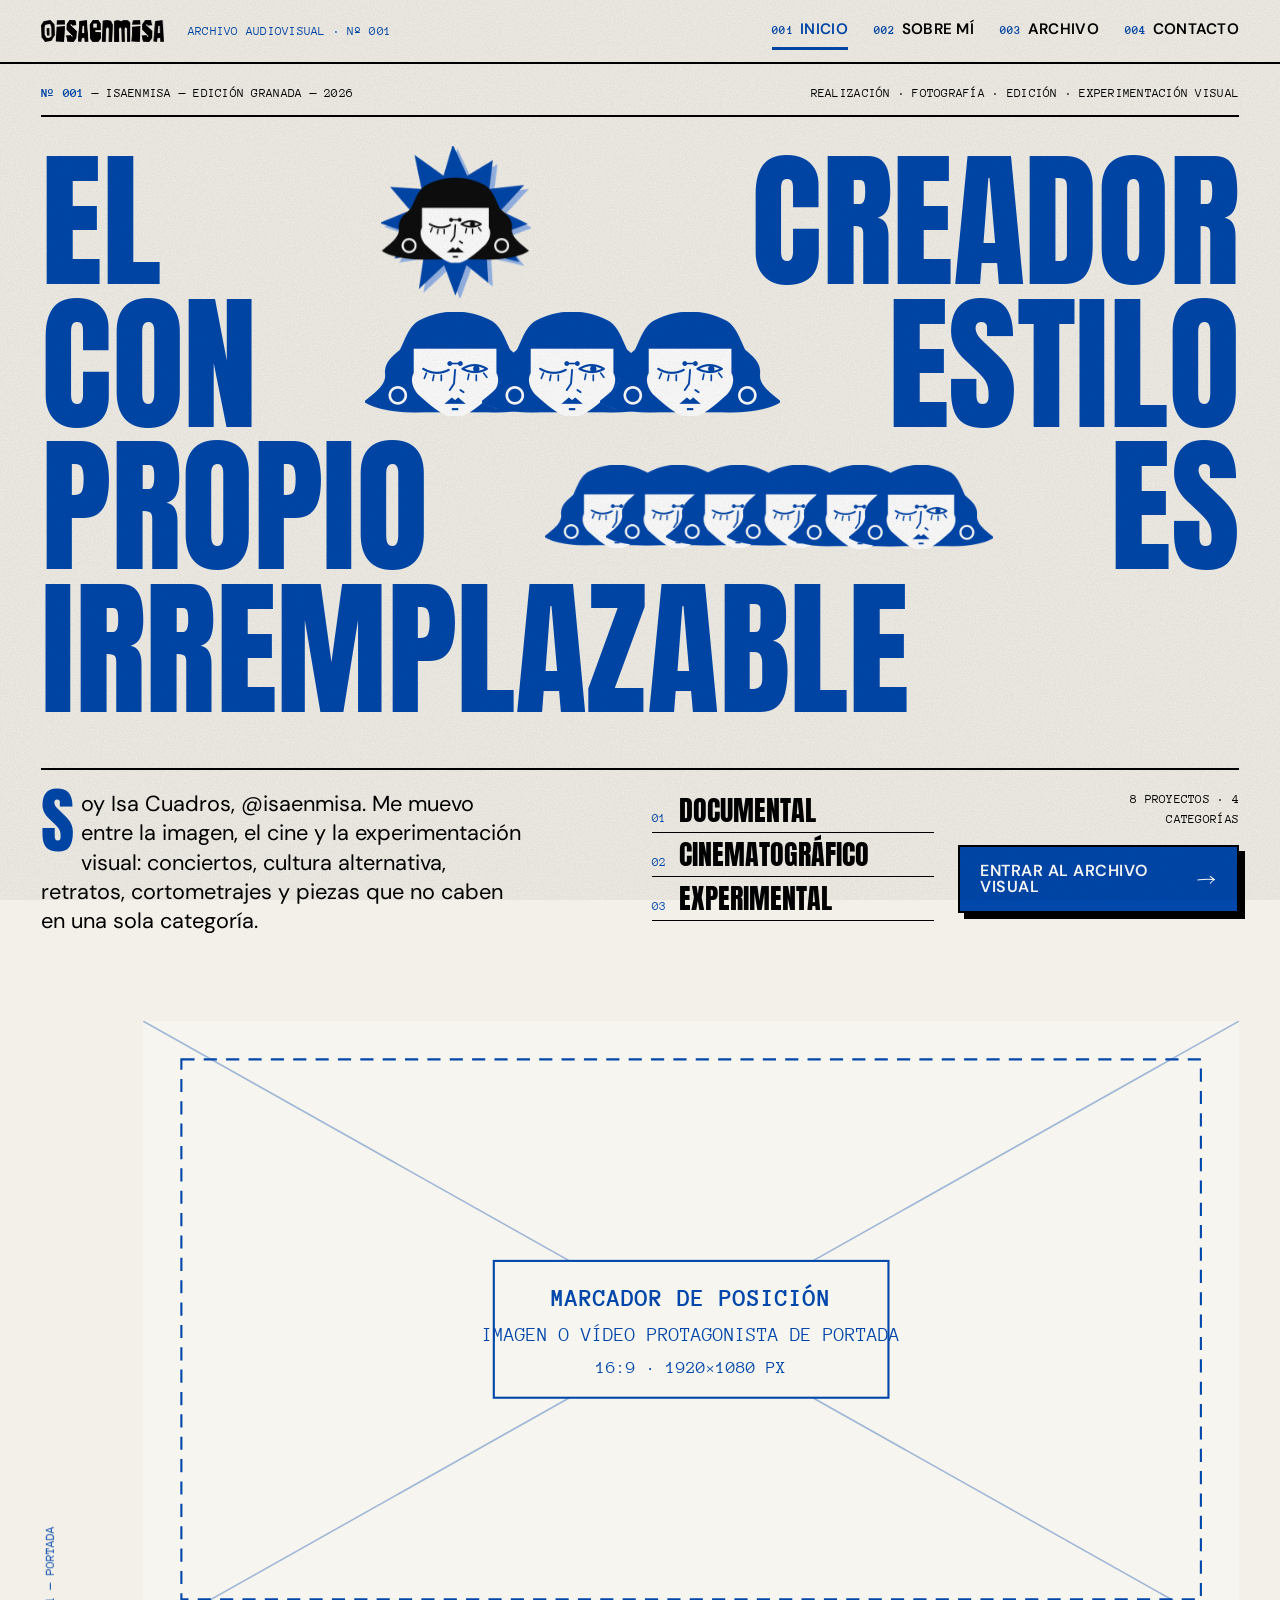
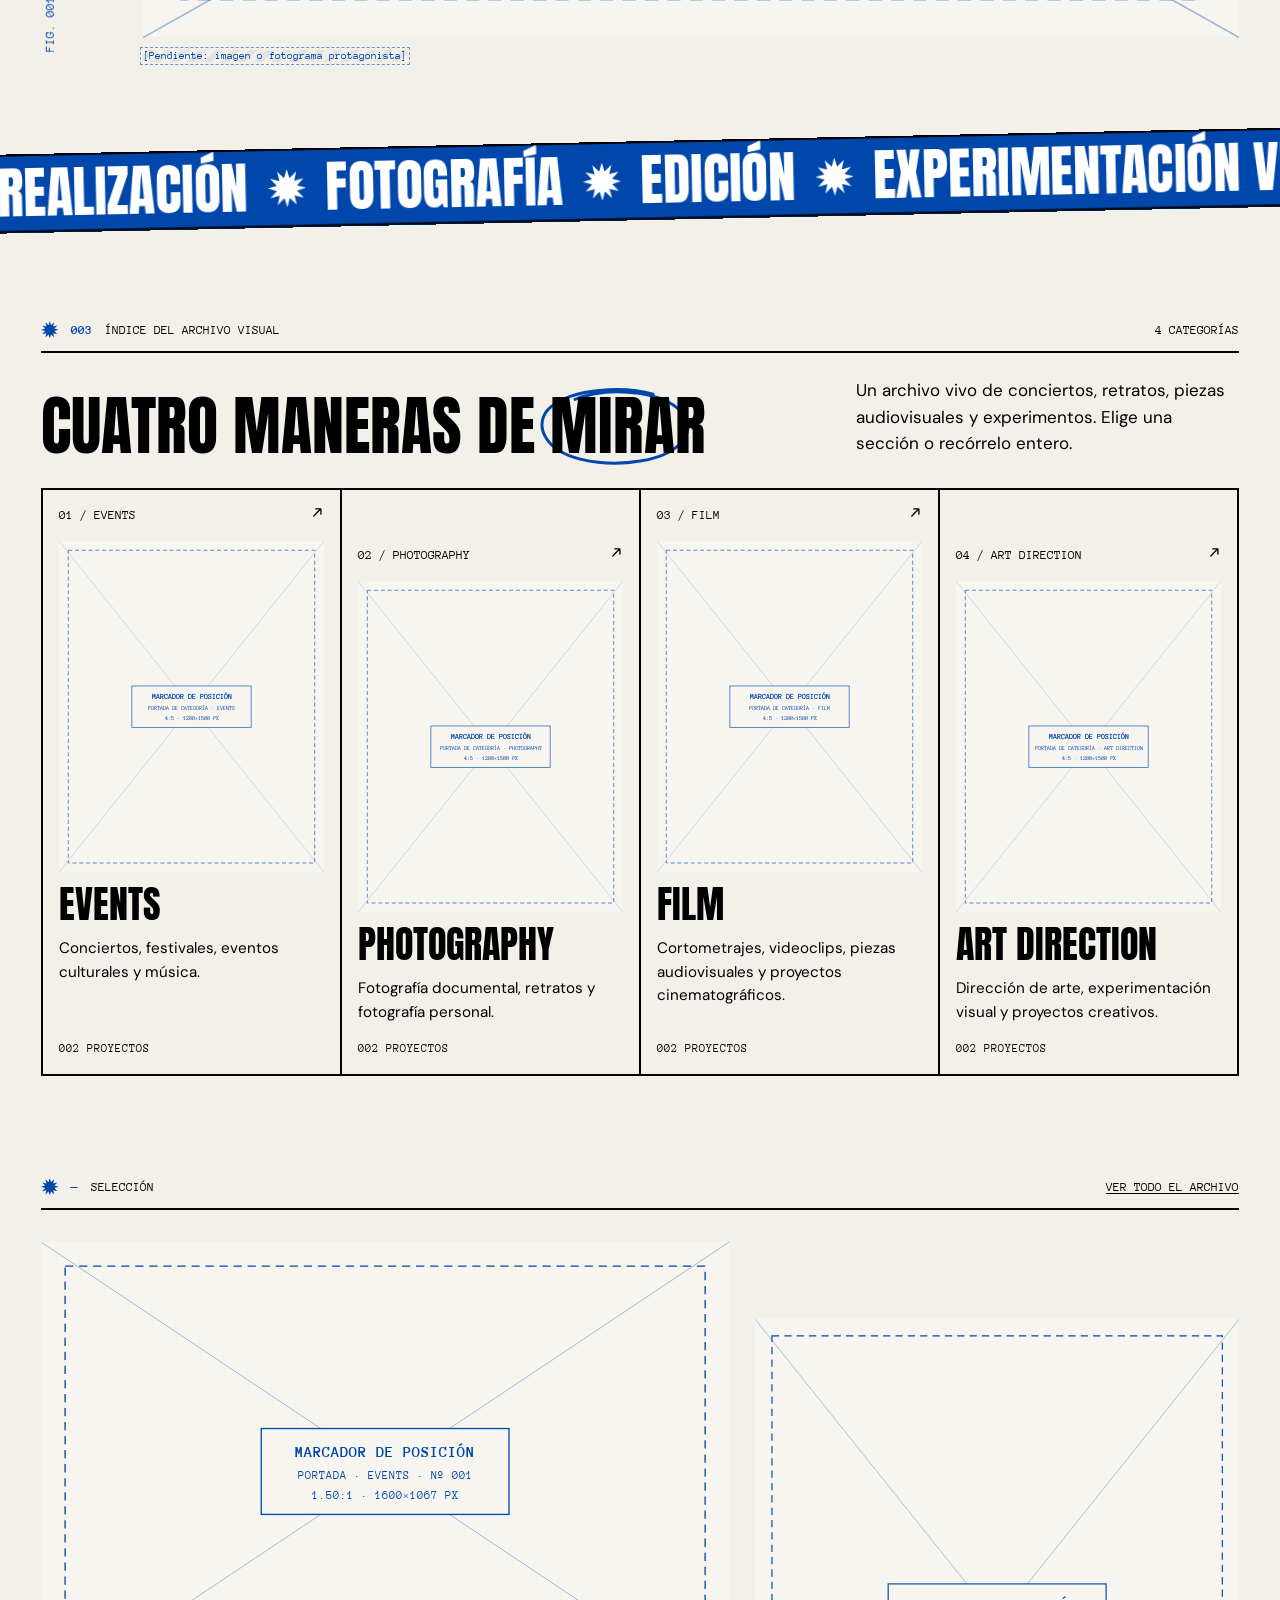
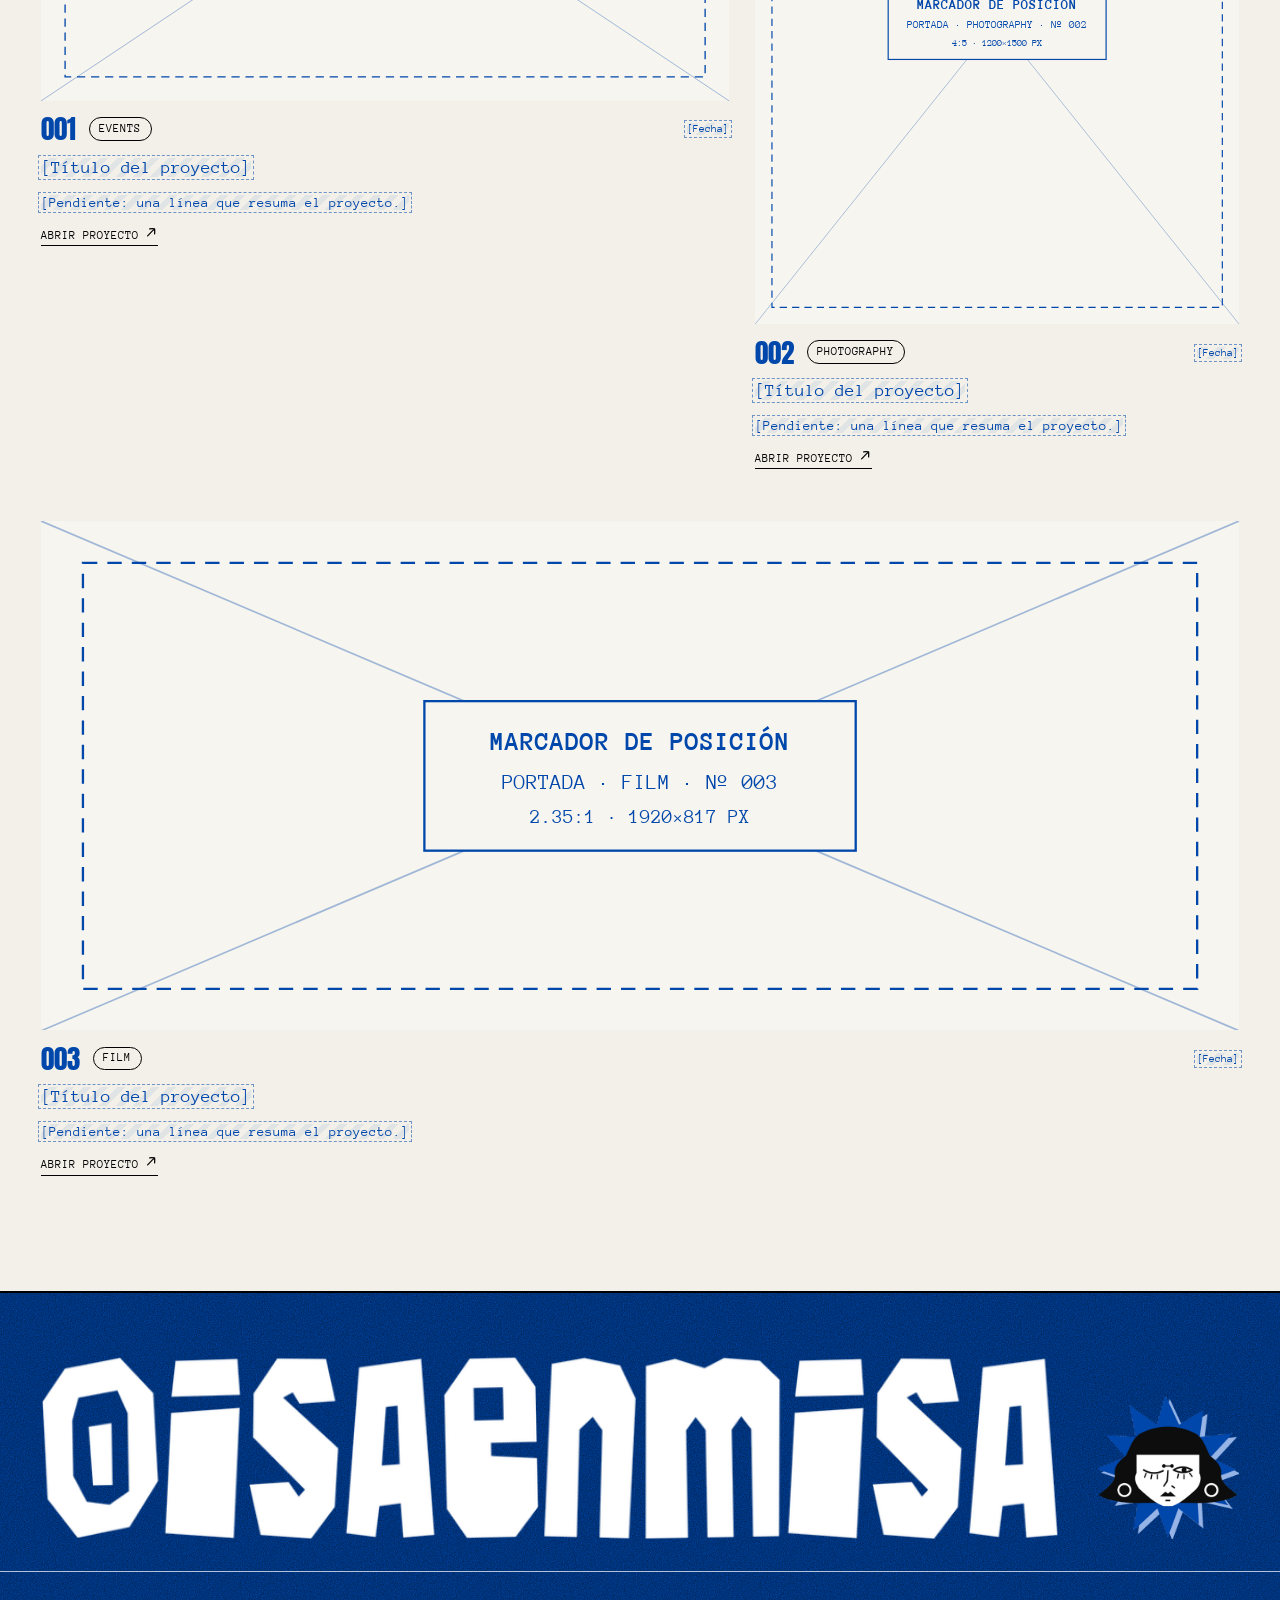
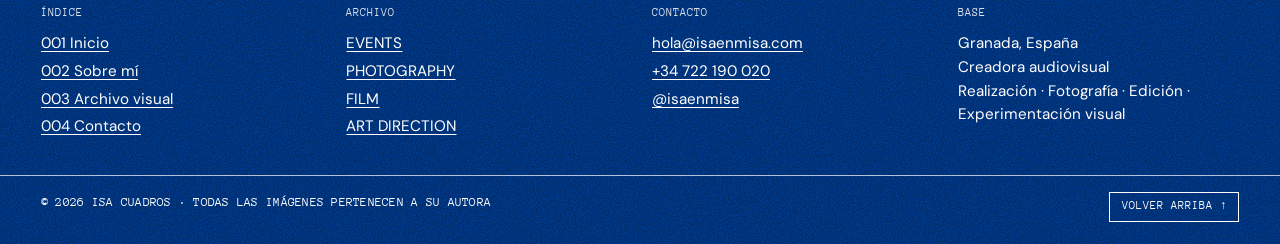
<file: index.html>
<!DOCTYPE html>
<html lang="es">
<head>
  <meta charset="utf-8">
  <meta name="viewport" content="width=device-width, initial-scale=1">
  <title>Isa Cuadros · @isaenmisa — Realización, fotografía y experimentación visual</title>
  <meta name="description" content="Archivo visual de Isa Cuadros (@isaenmisa), creadora audiovisual en Granada: realización, fotografía, edición y experimentación visual.">
  <meta name="theme-color" content="#0047AB">
  <link rel="canonical" href="https://isaenmisa.com/">
  <meta property="og:type" content="website">
  <meta property="og:locale" content="es_ES">
  <meta property="og:site_name" content="ISAENMISA">
  <meta property="og:title" content="Isa Cuadros · @isaenmisa">
  <meta property="og:description" content="Realización, fotografía, edición y experimentación visual. Granada.">
  <meta property="og:image" content="https://isaenmisa.com/assets/marca/og-imagen.jpg">
  <meta name="twitter:card" content="summary_large_image">
  <link rel="icon" href="favicon.ico" sizes="any">
  <link rel="icon" type="image/png" sizes="32x32" href="assets/marca/favicon-32.png">
  <link rel="icon" type="image/png" sizes="192x192" href="assets/marca/favicon-192.png">
  <link rel="apple-touch-icon" href="assets/marca/apple-touch-icon.png">
  <link rel="manifest" href="manifest.webmanifest">
  <link rel="preload" href="assets/fuentes/anton.woff" as="font" type="font/woff" crossorigin>
  <link rel="stylesheet" href="css/estilos.css">
  <script type="application/ld+json">
  {"@context":"https://schema.org","@type":"Person","name":"Isa Cuadros","alternateName":"@isaenmisa","jobTitle":"Creadora audiovisual","email":"mailto:hola@isaenmisa.com","telephone":"+34722190020","address":{"@type":"PostalAddress","addressLocality":"Granada","addressCountry":"ES"},"sameAs":["https://www.instagram.com/isaenmisa/"],"url":"https://isaenmisa.com/"}
  </script>
</head>
<body>
  <a class="saltar" href="#principal">Saltar al contenido</a>

  <header class="cabecera" id="cabecera">
    <a class="cabecera__marca" href="#/" aria-label="ISAENMISA — ir a la portada">
      <span class="marca-texto" aria-hidden="true"></span>
    </a>
    <p class="cabecera__meta mono" aria-hidden="true">Archivo audiovisual · Nº <span data-num-seccion>001</span></p>
    <nav class="nav" aria-label="Principal">
      <button class="nav__boton" type="button" aria-expanded="false" aria-controls="nav-lista">
        <span class="nav__boton-texto">Menú</span><span class="nav__hamb" aria-hidden="true"></span>
      </button>
      <ol class="nav__lista" id="nav-lista">
        <li><a href="#/" data-ruta="inicio"><span class="mono">001</span> Inicio</a></li>
        <li><a href="#/sobre-mi" data-ruta="sobre-mi"><span class="mono">002</span> Sobre mí</a></li>
        <li><a href="#/archivo" data-ruta="archivo"><span class="mono">003</span> Archivo</a></li>
        <li><a href="#/contacto" data-ruta="contacto"><span class="mono">004</span> Contacto</a></li>
      </ol>
    </nav>
  </header>

  <main id="principal" tabindex="-1">
    <noscript>
      <section class="noscript">
        <h1>Isa Cuadros · @isaenmisa</h1>
        <p>Creadora audiovisual: realización, fotografía, edición y experimentación visual. Granada, España.</p>
        <p>Para ver el archivo visual activa JavaScript. Contacto: <a href="mailto:hola@isaenmisa.com">hola@isaenmisa.com</a> · <a href="tel:+34722190020">+34 722 190 020</a> · <a href="https://www.instagram.com/isaenmisa/">@isaenmisa</a></p>
      </section>
    </noscript>
  </main>

  <footer class="pie" id="pie"></footer>

  <div class="visor" id="visor" role="dialog" aria-modal="true" aria-label="Visor de imágenes" hidden>
    <button class="visor__cerrar" type="button" aria-label="Cerrar visor">Cerrar ✕</button>
    <button class="visor__nav visor__nav--ant" type="button" aria-label="Imagen anterior">←</button>
    <figure class="visor__figura"><div class="visor__media"></div><figcaption class="visor__pie mono"></figcaption></figure>
    <button class="visor__nav visor__nav--sig" type="button" aria-label="Imagen siguiente">→</button>
  </div>

  <div class="aviso" id="aviso" role="status" aria-live="polite"></div>

  <script src="contenido/contenido.js"></script>
  <script src="js/app.js"></script>
</body>
</html>
</file>
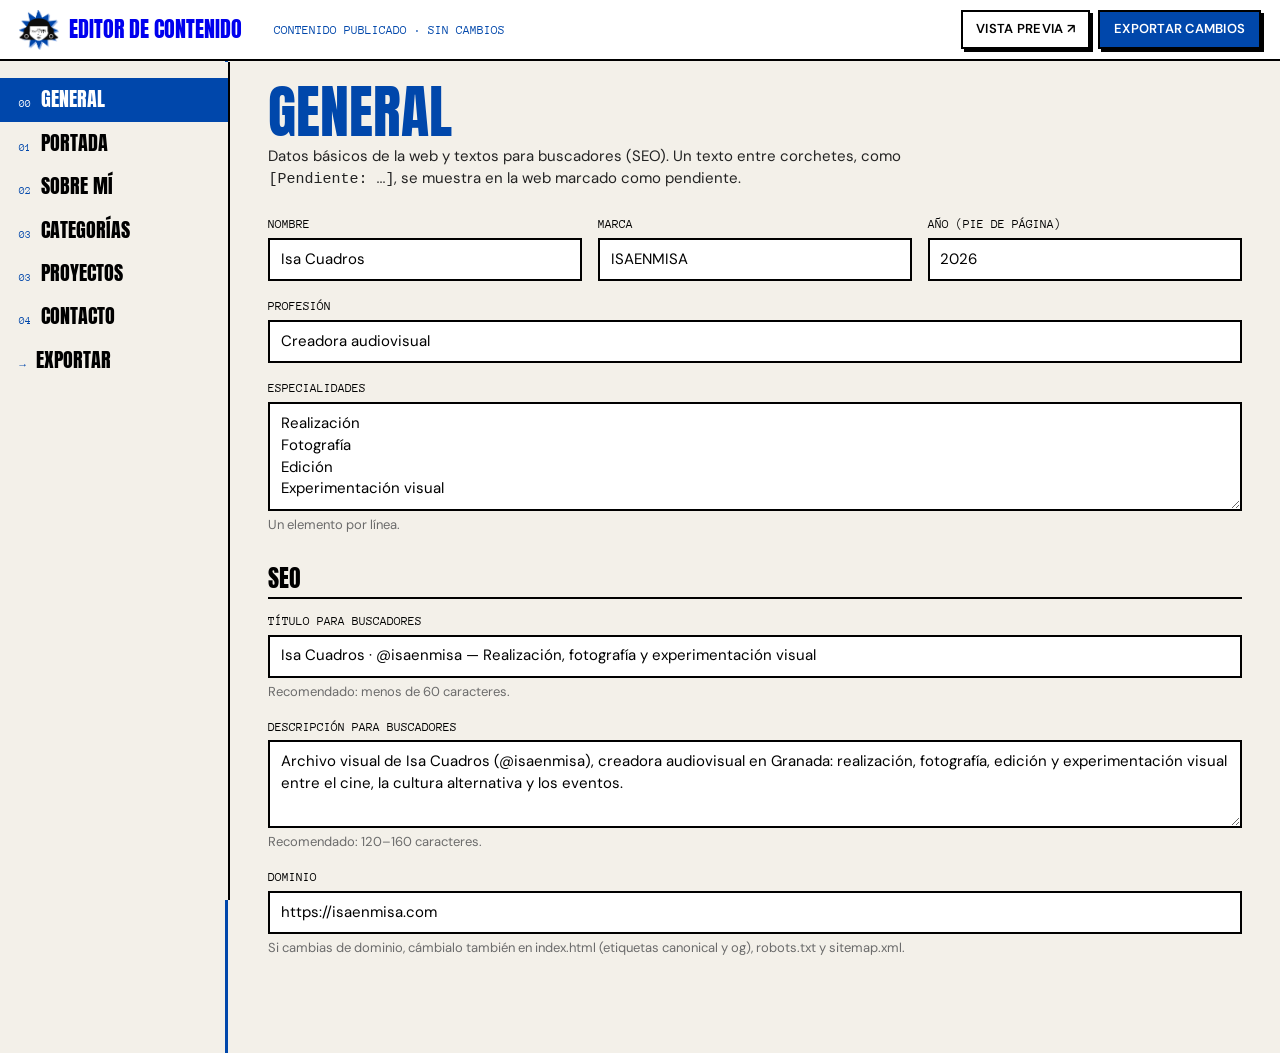
<file: admin.html>
<!DOCTYPE html>
<html lang="es">
<head>
  <meta charset="utf-8">
  <meta name="viewport" content="width=device-width, initial-scale=1">
  <meta name="robots" content="noindex, nofollow">
  <title>Editor de contenido · ISAENMISA</title>
  <link rel="icon" href="favicon.ico" sizes="any">
  <link rel="icon" type="image/png" sizes="32x32" href="assets/marca/favicon-32.png">
  <link rel="stylesheet" href="css/admin.css">
</head>
<body>
  <header class="barra">
    <a class="barra__marca" href="index.html" title="Ver la web publicada"><img src="assets/marca/logo-isa-estrella-360.png" alt="" width="40" height="40"><span>Editor de contenido</span></a>
    <p class="barra__estado" id="estado" role="status" aria-live="polite">Cargando…</p>
    <div class="barra__acciones">
      <button type="button" class="btn" id="btn-vista">Vista previa ↗</button>
      <button type="button" class="btn btn--azul" id="btn-publicar">Exportar cambios</button>
    </div>
  </header>
  <div class="marco">
    <nav class="pestanas" aria-label="Secciones del editor" id="pestanas"></nav>
    <main class="panel" id="panel" tabindex="-1"></main>
  </div>
  <div class="aviso" id="aviso" role="status" aria-live="polite"></div>
  <script src="contenido/contenido.js"></script>
  <script src="js/admin.js"></script>
</body>
</html>
</file>
<file: css/estilos.css>
/* =====================================================================
   ISAENMISA · HOJA DE ESTILOS
   Sistema visual: azul #0047AB · negro · blanco · crema #F3F0E9
   Tipos: Anton (titulares) · DM Sans (texto) · Anonymous Pro (datos)
   ===================================================================== */

@font-face { font-family: "Anton"; src: url("../assets/fuentes/anton.woff") format("woff"); font-display: swap; }
@font-face { font-family: "DM Sans"; src: url("../assets/fuentes/dmsans-var.woff") format("woff"); font-weight: 100 1000; font-display: swap; }
@font-face { font-family: "Anonymous Pro"; src: url("../assets/fuentes/anonymouspro-regular.woff") format("woff"); font-weight: 400; font-display: swap; }
@font-face { font-family: "Anonymous Pro"; src: url("../assets/fuentes/anonymouspro-bold.woff") format("woff"); font-weight: 700; font-display: swap; }

:root {
  --azul: #0047AB;
  --azul-claro: #96B4E6;
  --negro: #000;
  --blanco: #fff;
  --crema: #F3F0E9;
  --linea: 2px solid var(--negro);
  --f-titular: "Anton", "Impact", "Arial Narrow Bold", sans-serif;
  --f-texto: "DM Sans", system-ui, -apple-system, "Segoe UI", sans-serif;
  --f-mono: "Anonymous Pro", ui-monospace, "SFMono-Regular", Menlo, monospace;
  --margen: clamp(1rem, 3.2vw, 3rem);
  --max: 1560px;
  --cabecera: 64px;
  --t: cubic-bezier(.2, .7, .1, 1);
  --papel: url("data:image/svg+xml,%3Csvg xmlns='http://www.w3.org/2000/svg' width='260' height='260'%3E%3Cfilter id='n'%3E%3CfeTurbulence type='fractalNoise' baseFrequency='.85' numOctaves='3' stitchTiles='stitch'/%3E%3CfeColorMatrix values='0 0 0 0 0 0 0 0 0 0 0 0 0 0 0 0 0 0 .55 0'/%3E%3C/filter%3E%3Crect width='100%25' height='100%25' filter='url(%23n)'/%3E%3C/svg%3E");
}

*, *::before, *::after { box-sizing: border-box; }
html { overflow-x: clip; -webkit-text-size-adjust: 100%; scroll-behavior: smooth; scroll-padding-top: calc(var(--cabecera) + 1rem); }
body {
  margin: 0; min-height: 100vh;
  background: var(--crema); color: var(--negro);
  font: 400 1.0625rem/1.55 var(--f-texto);
  -webkit-font-smoothing: antialiased;
  overflow-x: clip;
}
/* Textura de papel sobre toda la web */
body::before {
  content: ""; position: fixed; inset: 0; z-index: 9999; pointer-events: none;
  background-image: var(--papel); opacity: .16; mix-blend-mode: multiply;
}
img, svg, video, iframe { display: block; max-width: 100%; }
img { height: auto; }
a { color: inherit; text-decoration-thickness: 1px; text-underline-offset: .18em; }
a:hover { color: var(--azul); }
button { font: inherit; color: inherit; cursor: pointer; }
h1, h2, h3, h4 { margin: 0; font-weight: 400; }
p { margin: 0 0 1em; }
ul, ol { margin: 0; padding: 0; list-style: none; }
::selection { background: var(--azul); color: var(--blanco); }
:focus-visible { outline: 3px solid var(--azul); outline-offset: 3px; }

.mono { font-family: var(--f-mono); font-size: .8125rem; letter-spacing: .02em; text-transform: uppercase; }
.oculto { position: absolute !important; width: 1px; height: 1px; overflow: hidden; clip: rect(0 0 0 0); white-space: nowrap; }
.saltar { position: absolute; left: 1rem; top: -4rem; z-index: 200; background: var(--azul); color: var(--blanco); padding: .6rem 1rem; }
.saltar:focus { top: 1rem; }
.envoltorio { max-width: var(--max); margin-inline: auto; padding-inline: var(--margen); }
.icono { width: 1em; height: 1em; fill: currentColor; flex: none; }

/* Texto pendiente: "[Pendiente: …]" en contenido.js */
.pendiente {
  font-family: var(--f-mono); font-size: .9em; letter-spacing: 0; text-transform: none;
  color: var(--azul); background: repeating-linear-gradient(-45deg, transparent 0 6px, rgba(0,71,171,.07) 6px 12px);
  outline: 1px dashed rgba(0,71,171,.55); outline-offset: 2px;
}
h1 .pendiente, h2 .pendiente, h3 .pendiente, .titulo-grande .pendiente { font-size: .55em; vertical-align: middle; }

/* ---------- Marca: logotipo tipográfico (máscara recoloreable) ---------- */
.marca-texto {
  display: block; aspect-ratio: 977 / 175; height: 22px; background: currentColor;
  -webkit-mask: url("../assets/marca/logo-isaenmisa-texto.png") center / contain no-repeat;
          mask: url("../assets/marca/logo-isaenmisa-texto.png") center / contain no-repeat;
}

/* ---------- Cabecera ---------- */
.cabecera {
  position: sticky; top: 0; z-index: 100; height: var(--cabecera);
  display: grid; grid-template-columns: auto 1fr auto; align-items: center; gap: 1.5rem;
  padding-inline: var(--margen); background: var(--crema); border-bottom: var(--linea);
}
.cabecera__marca { color: var(--negro); display: block; padding: .5rem 0; }
.cabecera__marca:hover { color: var(--azul); }
.cabecera__meta { margin: 0; color: var(--azul); justify-self: start; }
.nav__lista { display: flex; gap: clamp(.8rem, 2vw, 2.2rem); }
.nav__lista a {
  display: inline-flex; align-items: baseline; gap: .4rem; text-decoration: none;
  font-weight: 600; font-size: .95rem; text-transform: uppercase; letter-spacing: .02em; padding: .35rem 0;
  border-bottom: 3px solid transparent; transition: border-color .25s, color .25s;
}
.nav__lista a .mono { font-size: .72rem; color: var(--azul); }
.nav__lista a[aria-current="page"] { border-color: var(--azul); color: var(--azul); }
.nav__boton { display: none; }

@media (max-width: 860px) {
  .cabecera__meta { display: none; }
  .cabecera { grid-template-columns: 1fr auto; }
  .nav__boton {
    display: inline-flex; align-items: center; gap: .6rem; background: none; border: var(--linea);
    padding: .45rem .8rem; font-family: var(--f-mono); font-size: .8rem; text-transform: uppercase; position: relative; z-index: 2;
  }
  .nav__hamb, .nav__hamb::before { display: block; width: 18px; height: 2px; background: currentColor; position: relative; transition: transform .3s var(--t); }
  .nav__hamb::before { content: ""; position: absolute; top: 6px; }
  .nav__hamb { top: -3px; }
  .nav__boton[aria-expanded="true"] { color: var(--blanco); border-color: var(--blanco); }
  .nav__boton[aria-expanded="true"] .nav__hamb { transform: translateY(3px) rotate(45deg); }
  .nav__boton[aria-expanded="true"] .nav__hamb::before { transform: translateY(-6px) rotate(-90deg); }
  .nav__lista {
    position: fixed; inset: 0; z-index: 1; flex-direction: column; justify-content: center; gap: .2rem;
    padding: 5rem var(--margen) 3rem; background: var(--azul) var(--papel); color: var(--blanco);
    visibility: hidden; opacity: 0; transform: translateY(-2%); transition: opacity .35s var(--t), transform .35s var(--t), visibility 0s .35s;
  }
  .nav__lista.abierta { visibility: visible; opacity: 1; transform: none; transition: opacity .35s var(--t), transform .35s var(--t); }
  .nav__lista a { font: 400 clamp(3rem, 16vw, 6rem)/1 var(--f-titular); text-transform: uppercase; border: 0; gap: .8rem; }
  .nav__lista a .mono { color: var(--blanco); font-size: .85rem; transform: translateY(-1.6em); }
  .nav__lista a[aria-current="page"] { color: var(--blanco); text-decoration: line-through; text-decoration-thickness: 5px; }
  .nav__lista a:hover { color: var(--crema); }
}

/* ---------- Vistas y transición entre páginas ---------- */
.vista { animation: entrar .55s var(--t) both; }
@keyframes entrar { from { opacity: 0; transform: translateY(14px); } }
[data-revelar] { opacity: 0; transform: translateY(26px); transition: opacity .8s var(--t), transform .8s var(--t); }
[data-revelar].visible { opacity: 1; transform: none; }

/* ---------- Elementos comunes del sistema ---------- */
.etiqueta-seccion {
  display: flex; align-items: center; gap: .8rem; padding-block: .7rem; border-bottom: var(--linea);
  font-family: var(--f-mono); font-size: .8125rem; text-transform: uppercase;
}
.etiqueta-seccion b { font-weight: 700; color: var(--azul); }
.etiqueta-seccion .icono { color: var(--azul); width: 1.1rem; height: 1.1rem; }
.etiqueta-seccion span:last-child { margin-left: auto; }

.titulo-grande { font: 400 clamp(3.4rem, 13vw, 12.5rem)/.86 var(--f-titular); text-transform: uppercase; letter-spacing: -.005em; }
.titulo-medio { font: 400 clamp(2rem, 5vw, 4rem)/.95 var(--f-titular); text-transform: uppercase; }

.marcado { position: relative; display: inline-block; isolation: isolate; }
.marcado > svg { position: absolute; inset: -18% -9%; width: 118%; height: 136%; color: var(--azul); z-index: -1; pointer-events: none; overflow: visible; }
.marcado > svg path { stroke-dasharray: 1; stroke-dashoffset: 1; animation: trazo 1.2s .3s var(--t) forwards; }
@keyframes trazo { to { stroke-dashoffset: 0; } }

.boton {
  display: inline-flex; align-items: center; gap: .8rem; text-decoration: none;
  font: 600 1rem/1 var(--f-texto); text-transform: uppercase; letter-spacing: .03em;
  padding: 1rem 1.3rem; border: var(--linea); background: var(--blanco); color: var(--negro);
  box-shadow: 6px 6px 0 var(--negro); transition: transform .2s var(--t), box-shadow .2s var(--t), background .2s, color .2s;
}
.boton:hover { color: var(--blanco); background: var(--azul); transform: translate(-2px, -2px); box-shadow: 8px 8px 0 var(--negro); }
.boton:active { transform: translate(4px, 4px); box-shadow: 2px 2px 0 var(--negro); }
.boton--azul { background: var(--azul); color: var(--blanco); }
.boton--azul:hover { background: var(--negro); }
.boton .icono { width: 1.2em; height: 1.2em; }

.chip {
  display: inline-block; font-family: var(--f-mono); font-size: .75rem; text-transform: uppercase;
  border: 1.5px solid currentColor; border-radius: 999px; padding: .15rem .6rem; line-height: 1.4;
}

/* ---------- Medios: fotos y marcadores de posición ---------- */
.medio { margin: 0; position: relative; }
.medio img, .medio svg.marcador { width: 100%; height: auto; background: #e6e2d8; }
.medio figcaption { margin-top: .5rem; font-family: var(--f-mono); font-size: .78rem; color: #333; }
svg.marcador { color: var(--azul); }
svg.marcador text { font-family: var(--f-mono); fill: var(--azul); text-transform: uppercase; }
.medio--boton { display: block; width: 100%; padding: 0; border: 0; background: none; text-align: left; cursor: zoom-in; }
.medio--boton:focus-visible { outline-offset: 6px; }

/* ---------- Vídeo (carga al pulsar, nunca automático) ---------- */
.video { position: relative; aspect-ratio: 16 / 9; background: var(--azul) var(--papel); color: var(--blanco); overflow: hidden; }
.video iframe, .video video { position: absolute; inset: 0; width: 100%; height: 100%; border: 0; background: #000; }
.video__boton {
  position: absolute; inset: 0; display: grid; place-items: center; align-content: center; gap: 1rem;
  border: 0; background: transparent; color: inherit; text-align: center; padding: 1rem;
}
.video__boton .icono { width: clamp(4rem, 12vw, 8rem); height: auto; transition: transform .5s var(--t); }
.video__boton:hover .icono { transform: rotate(30deg) scale(1.06); }
.video__boton span { font: 400 clamp(1.3rem, 3vw, 2.2rem)/1 var(--f-titular); text-transform: uppercase; }
.video__boton small { font-family: var(--f-mono); font-size: .75rem; text-transform: uppercase; opacity: .85; }
.video--vacio { display: grid; place-items: center; text-align: center; padding: 1.5rem; outline: 2px dashed rgba(255,255,255,.6); outline-offset: -12px; }
.video--vacio p { margin: 0; font-family: var(--f-mono); font-size: .85rem; text-transform: uppercase; }
.video-titulo { font-family: var(--f-mono); font-size: .8rem; text-transform: uppercase; margin: .5rem 0 0; }

/* =====================================================================
   001 · PORTADA
   ===================================================================== */
.portada { padding-top: 1.2rem; }
.portada__cabecera { display: flex; justify-content: space-between; gap: 1rem; flex-wrap: wrap; padding-bottom: .7rem; border-bottom: var(--linea); }
.portada__cabecera p { margin: 0; }
.portada__cabecera .mono:first-child b { color: var(--azul); }

.titular-exp { container-type: inline-size; margin-top: clamp(1rem, 3vw, 2.5rem); }
.titular-exp h1 { font: 400 12.4cqi/0.9 var(--f-titular); color: var(--azul); text-transform: uppercase; letter-spacing: -.003em; }
.titular-exp .linea { display: flex; align-items: center; justify-content: space-between; gap: .06em; white-space: nowrap; }
.titular-exp .linea + .linea { margin-top: .06em; }
.caras { display: flex; align-items: center; flex: 1 1 auto; justify-content: center; min-width: 0; }
.cara { height: .74em; width: auto; flex: none; transition: transform .45s var(--t); transform-origin: 50% 70%; }
.caras--3 .cara { height: .7em; }
.caras--3 .cara + .cara { margin-left: -.42em; }
.caras--6 .cara { height: .56em; }
.caras--6 .cara + .cara { margin-left: -.56em; }
.cara--estrella { height: 1.02em; margin-block: -.12em; }
.caras .cara { animation: asoma .9s var(--t) both; }
.caras .cara:nth-child(2) { animation-delay: .08s; } .caras .cara:nth-child(3) { animation-delay: .16s; }
.caras .cara:nth-child(4) { animation-delay: .24s; } .caras .cara:nth-child(5) { animation-delay: .32s; }
.caras .cara:nth-child(6) { animation-delay: .40s; }
@keyframes asoma { from { opacity: 0; transform: translateY(.25em) rotate(-8deg); } }
.titular-exp h1:hover .cara:nth-child(odd) { transform: rotate(-7deg); }
.titular-exp h1:hover .cara:nth-child(even) { transform: rotate(6deg) translateY(-.04em); }
.titular-exp h1:hover .cara--estrella { transform: rotate(24deg); }

.portada__cuerpo {
  display: grid; grid-template-columns: repeat(12, 1fr); gap: 1.5rem; align-items: start;
  margin-top: clamp(1.6rem, 4vw, 3.2rem); padding-top: 1.2rem; border-top: var(--linea);
}
.portada__presentacion { grid-column: 1 / span 5; font-size: clamp(1.15rem, 1.7vw, 1.5rem); line-height: 1.35; }
.portada__presentacion p::first-letter { font: 400 3.3em/.8 var(--f-titular); float: left; color: var(--azul); margin: .06em .1em 0 0; }
.portada__pilares { grid-column: 7 / span 3; counter-reset: pilar; }
.portada__pilares li { counter-increment: pilar; display: flex; align-items: baseline; gap: .8rem; padding: .45rem 0; border-bottom: 1px solid var(--negro); font: 400 clamp(1.4rem, 2.2vw, 2rem)/1 var(--f-titular); text-transform: uppercase; }
.portada__pilares li::before { content: "0" counter(pilar); font-family: var(--f-mono); font-size: .8rem; color: var(--azul); }
.portada__cta { grid-column: 10 / span 3; justify-self: end; display: grid; gap: 1rem; justify-items: end; }
.portada__cta .mono { margin: 0; text-align: right; max-width: 18ch; }

.portada__protagonista { margin-top: clamp(2rem, 5vw, 4rem); display: grid; grid-template-columns: repeat(12, 1fr); gap: 1.5rem; }
.portada__protagonista > .medio, .portada__protagonista > .video-bloque { grid-column: 2 / span 11; }
.portada__protagonista .lateral { grid-column: 1 / span 1; writing-mode: vertical-rl; transform: rotate(180deg); font-family: var(--f-mono); font-size: .8rem; text-transform: uppercase; color: var(--azul); justify-self: start; }

/* Cinta de palabras repetidas */
.cinta { margin-top: clamp(2.5rem, 6vw, 5rem); background: var(--azul); color: var(--blanco); border-block: var(--linea); overflow: hidden; transform: rotate(-1.2deg) scale(1.02); }
.cinta__pista { display: flex; width: max-content; animation: desplazar 38s linear infinite; }
.cinta__grupo { display: flex; align-items: center; gap: 1.2rem; padding: .6rem .6rem; font: 400 clamp(1.8rem, 4.2vw, 3.6rem)/1 var(--f-titular); text-transform: uppercase; white-space: nowrap; }
.cinta__grupo .icono { width: .7em; height: .7em; }
.cinta:hover .cinta__pista { animation-play-state: paused; }
@keyframes desplazar { to { transform: translateX(-50%); } }

/* Índice del archivo (4 categorías) */
.indice { margin-top: clamp(3rem, 7vw, 6rem); }
.indice__cabeza { display: grid; grid-template-columns: repeat(12, 1fr); gap: 1.5rem; align-items: end; margin: 1.5rem 0 2rem; }
.indice__cabeza h2 { grid-column: 1 / span 8; }
.indice__cabeza p { grid-column: 9 / span 4; margin: 0; }
.indice__lista { display: grid; grid-template-columns: repeat(4, 1fr); gap: 0; border-top: var(--linea); border-left: var(--linea); }
.indice__item { border-right: var(--linea); border-bottom: var(--linea); }
.indice__item a { display: flex; flex-direction: column; gap: .9rem; height: 100%; padding: 1rem; text-decoration: none; transition: background .3s, color .3s; }
.indice__item:nth-child(even) a { padding-top: 3.5rem; }
.indice__item a:hover { background: var(--azul); color: var(--blanco); }
.indice__item a:hover svg.marcador { color: var(--blanco); }
.indice__num { display: flex; justify-content: space-between; font-family: var(--f-mono); font-size: .8rem; text-transform: uppercase; }
.indice__nombre { font: 400 clamp(1.8rem, 3vw, 2.8rem)/.95 var(--f-titular); text-transform: uppercase; }
.indice__item p { margin: 0; font-size: .95rem; }
.indice__item .cuenta { margin-top: auto; font-family: var(--f-mono); font-size: .78rem; text-transform: uppercase; }

.seleccion { margin-top: clamp(3rem, 7vw, 6rem); }

/* =====================================================================
   002 · SOBRE MÍ
   ===================================================================== */
.sobre { padding-top: 1.2rem; }
.sobre__cabeza { display: grid; grid-template-columns: repeat(12, 1fr); gap: 1.5rem; align-items: end; margin-top: 1.5rem; }
.sobre__cabeza h1 { grid-column: 1 / span 9; color: var(--negro); }
.sobre__cabeza h1 .azul { color: var(--azul); }
.sobre__cabeza .mono { grid-column: 10 / span 3; margin: 0; text-align: right; }
.sobre__intro { display: grid; grid-template-columns: repeat(12, 1fr); gap: 1.5rem; margin-top: clamp(2rem, 5vw, 4rem); align-items: start; }
.sobre__retrato { grid-column: 1 / span 5; position: relative; }
.sobre__retrato .medio { box-shadow: 14px 14px 0 var(--azul); }
.sobre__retrato .sello { position: absolute; width: clamp(5rem, 10vw, 8.5rem); right: -2.5rem; top: -2.5rem; transform: rotate(14deg); z-index: 2; }
.sobre__texto { grid-column: 7 / span 6; }
.entradilla { font: 400 clamp(1.6rem, 3vw, 2.6rem)/1.08 var(--f-titular); text-transform: uppercase; margin-bottom: 1.5rem; }
.entradilla::first-line { color: var(--azul); }
.sobre__texto .cuerpo { columns: 2 16rem; column-gap: 2rem; }
.sobre__texto .cuerpo p { break-inside: avoid; }

.pilares3 { display: grid; grid-template-columns: repeat(3, 1fr); border-top: var(--linea); margin-top: clamp(3rem, 7vw, 6rem); }
.pilares3 article { padding: 1.4rem 1.4rem 1.6rem 0; }
.pilares3 article + article { padding-left: 1.4rem; border-left: var(--linea); }
.pilares3 .num { font: 400 clamp(3.5rem, 7vw, 6rem)/.9 var(--f-titular); color: var(--azul); -webkit-text-stroke: 0; }
.pilares3 h3 { font: 400 clamp(1.6rem, 2.6vw, 2.3rem)/1 var(--f-titular); text-transform: uppercase; margin: .5rem 0 .8rem; }

.tabla-cv { margin-top: clamp(3rem, 7vw, 5rem); display: grid; grid-template-columns: repeat(12, 1fr); gap: 1.5rem; }
.tabla-cv > h2 { grid-column: 1 / span 4; }
.tabla-cv > ol { grid-column: 5 / span 8; border-top: var(--linea); }
.tabla-cv li { display: grid; grid-template-columns: 7rem 1fr 1fr; gap: 1rem; padding: .9rem 0; border-bottom: 1px solid var(--negro); align-items: baseline; }
.tabla-cv li .mono { color: var(--azul); }
.tabla-cv li strong { font-weight: 600; }

.intereses { display: flex; flex-wrap: wrap; gap: .6rem; }
.intereses li { font: 400 clamp(1.2rem, 2vw, 1.7rem)/1 var(--f-titular); text-transform: uppercase; border: var(--linea); padding: .5rem .8rem; background: var(--blanco); }
.intereses li:nth-child(3n+2) { background: var(--azul); color: var(--blanco); border-color: var(--azul); transform: rotate(-1.5deg); }

.filosofia { margin-top: clamp(3rem, 7vw, 6rem); position: relative; padding: clamp(2rem, 6vw, 5rem) var(--margen); background: var(--blanco); border-block: var(--linea); overflow: hidden; }
.filosofia::before { content: ""; position: absolute; inset: 0; background: url("../assets/graficos/garabato.svg") center / 640px auto repeat; opacity: .16; }
.filosofia blockquote { position: relative; margin: 0 auto; max-width: 22ch; text-align: center; font: 400 clamp(2rem, 5.2vw, 4.6rem)/1 var(--f-titular); text-transform: uppercase; }
.filosofia blockquote .pendiente { font-size: .45em; }
.filosofia .mono { position: relative; display: block; text-align: center; margin-top: 1.2rem; color: var(--azul); }

.fotos-sobre { display: grid; grid-template-columns: repeat(12, 1fr); gap: 1.5rem; margin-top: clamp(3rem, 7vw, 5rem); align-items: start; }
.fotos-sobre .medio:nth-child(odd) { grid-column: 1 / span 7; }
.fotos-sobre .medio:nth-child(even) { grid-column: 9 / span 4; margin-top: 6rem; }

/* =====================================================================
   003 · ARCHIVO VISUAL
   ===================================================================== */
.archivo { padding-top: 1.2rem; }
.archivo__cabeza { position: relative; margin-top: 1.2rem; }
.archivo__cabeza h1 { position: relative; z-index: 1; }
.archivo__cabeza h1 .azul { color: var(--azul); }
.archivo__cabeza .garabato {
  position: absolute; right: 0; top: 8%; width: min(46%, 640px); aspect-ratio: 640 / 420; z-index: 0;
  background: url("../assets/graficos/garabato.svg") center / cover no-repeat; opacity: .85;
}
.archivo__barra { display: flex; flex-wrap: wrap; gap: 1rem 2rem; align-items: center; justify-content: space-between; margin: 1.8rem 0 2.4rem; padding: 1rem 0; border-block: var(--linea); position: relative; z-index: 1; background: var(--crema); }
.filtros { display: flex; flex-wrap: wrap; gap: .5rem; }
.filtros a {
  text-decoration: none; font-family: var(--f-mono); font-size: .82rem; text-transform: uppercase;
  border: 1.5px solid var(--negro); padding: .45rem .8rem; border-radius: 999px; background: var(--blanco);
  transition: background .2s, color .2s;
}
.filtros a sup { color: var(--azul); margin-left: .25rem; }
.filtros a[aria-current="true"] { background: var(--azul); color: var(--blanco); border-color: var(--azul); }
.filtros a[aria-current="true"] sup { color: var(--blanco); }
.filtros a:hover { background: var(--negro); color: var(--blanco); }
.archivo__desc { margin: 0; max-width: 46ch; font-family: var(--f-mono); font-size: .85rem; }

.rejilla { display: grid; grid-template-columns: repeat(12, 1fr); gap: clamp(2rem, 4vw, 3.5rem) clamp(1rem, 2vw, 2rem); grid-auto-flow: dense; align-items: start; }
.ficha { grid-column: span 4; }
.ficha--grande { grid-column: span 7; }
.ficha--mediano { grid-column: span 5; }
.ficha--pequeno { grid-column: span 4; }
.ficha--ancho { grid-column: 1 / -1; }
.rejilla > .ficha:nth-child(4n+2) { margin-top: clamp(0rem, 6vw, 5rem); }
.rejilla > .ficha:nth-child(5n+4) { margin-top: clamp(0rem, 3vw, 2.5rem); }
.ficha > a { display: block; text-decoration: none; }
.ficha .medio { transition: transform .35s var(--t), box-shadow .35s var(--t); }
.ficha > a:hover .medio, .ficha > a:focus-visible .medio { transform: translate(-4px, -4px); box-shadow: 10px 10px 0 var(--azul); }
.ficha > a:hover { color: inherit; }
.ficha__meta { display: flex; gap: .6rem; align-items: center; flex-wrap: wrap; margin-top: .9rem; font-family: var(--f-mono); font-size: .78rem; text-transform: uppercase; }
.ficha__num { font: 400 1.7rem/1 var(--f-titular); color: var(--azul); margin-right: .2rem; }
.ficha__fecha { margin-left: auto; }
.ficha h3 { font: 400 clamp(1.6rem, 2.6vw, 2.4rem)/1 var(--f-titular); text-transform: uppercase; margin-top: .45rem; }
.ficha > a:hover h3 { color: var(--azul); }
.ficha p { margin: .5rem 0 0; font-size: .95rem; max-width: 52ch; }
.ficha .leer { display: inline-flex; gap: .4rem; margin-top: .7rem; font-family: var(--f-mono); font-size: .78rem; text-transform: uppercase; border-bottom: 1.5px solid currentColor; }
.vacio { grid-column: 1 / -1; padding: 3rem 0; text-align: center; font-family: var(--f-mono); text-transform: uppercase; }

/* =====================================================================
   PROYECTO INDIVIDUAL
   ===================================================================== */
.proyecto { padding-top: 1.2rem; }
.migas { display: flex; flex-wrap: wrap; gap: .5rem; align-items: center; padding-bottom: .7rem; border-bottom: var(--linea); }
.migas a { text-decoration: none; border-bottom: 1px solid; }
.proyecto__cabeza { display: grid; grid-template-columns: repeat(12, 1fr); gap: 1.5rem; margin-top: clamp(1.5rem, 4vw, 3rem); align-items: end; }
.proyecto__num { grid-column: 1 / span 2; font: 400 clamp(3rem, 8vw, 7rem)/.85 var(--f-titular); color: transparent; -webkit-text-stroke: 2px var(--azul); }
.proyecto__cabeza h1 { grid-column: 3 / -1; font: 400 clamp(2.8rem, 8.5vw, 8.5rem)/.88 var(--f-titular); text-transform: uppercase; color: var(--azul); }
.proyecto__ficha { display: grid; grid-template-columns: repeat(4, 1fr); margin-top: 1.8rem; border-block: var(--linea); }
.proyecto__ficha div { padding: .8rem 1rem .9rem 0; }
.proyecto__ficha div + div { padding-left: 1rem; border-left: 1px solid var(--negro); }
.proyecto__ficha dt { font-family: var(--f-mono); font-size: .75rem; text-transform: uppercase; color: var(--azul); }
.proyecto__ficha dd { margin: .2rem 0 0; font-weight: 600; }
.proyecto__portada { margin-top: clamp(1.5rem, 4vw, 3rem); }
.proyecto__cuerpo { display: grid; grid-template-columns: repeat(12, 1fr); gap: 1.5rem; margin-top: clamp(2rem, 5vw, 4rem); }
.proyecto__texto { grid-column: 1 / span 7; font-size: 1.15rem; }
.proyecto__texto p:first-child { font-size: 1.35rem; line-height: 1.4; }
.proyecto__creditos { grid-column: 9 / span 4; }
.proyecto__creditos h2, .proyecto__bloque h2 { font: 400 1.6rem/1 var(--f-titular); text-transform: uppercase; padding-bottom: .5rem; border-bottom: var(--linea); }
.proyecto__creditos dl { margin: 0; }
.proyecto__creditos dl div { display: grid; grid-template-columns: 1fr 1.3fr; gap: 1rem; padding: .55rem 0; border-bottom: 1px solid var(--negro); }
.proyecto__creditos dt { font-family: var(--f-mono); font-size: .8rem; text-transform: uppercase; }
.proyecto__creditos dd { margin: 0; font-weight: 600; }
.proyecto__enlaces { margin-top: 1.5rem; display: grid; gap: .5rem; }
.proyecto__enlaces a { font-family: var(--f-mono); font-size: .85rem; text-transform: uppercase; }
.proyecto__bloque { margin-top: clamp(2.5rem, 6vw, 5rem); }
.proyecto__bloque h2 { margin-bottom: 1.5rem; display: flex; justify-content: space-between; align-items: baseline; }
.proyecto__bloque h2 .mono { color: var(--azul); }
.videos { display: grid; gap: 2rem; }
.galeria { columns: 2 22rem; column-gap: clamp(1rem, 2vw, 2rem); }
.galeria .medio { break-inside: avoid; margin-bottom: clamp(1rem, 2vw, 2rem); }
.galeria .medio figcaption { display: flex; gap: .8rem; }
.galeria .medio figcaption b { color: var(--azul); font-weight: 700; }
.proyecto__nav { display: grid; grid-template-columns: 1fr 1fr; margin-top: clamp(3rem, 7vw, 6rem); border-block: var(--linea); }
.proyecto__nav a { display: block; padding: 1.4rem 1rem 1.6rem 0; text-decoration: none; transition: background .25s, color .25s; }
.proyecto__nav a + a { text-align: right; border-left: var(--linea); padding: 1.4rem 0 1.6rem 1rem; }
.proyecto__nav a:hover { background: var(--azul); color: var(--blanco); }
.proyecto__nav .mono { display: block; }
.proyecto__nav strong { display: block; font: 400 clamp(1.4rem, 3.2vw, 2.6rem)/1 var(--f-titular); text-transform: uppercase; margin-top: .4rem; }

/* =====================================================================
   004 · CONTACTO
   ===================================================================== */
.contacto { padding-top: 1.2rem; }
.contacto__cabeza { margin-top: 1.2rem; }
.contacto__cabeza h1 { color: var(--azul); }
.contacto__bienvenida { font: 400 clamp(1.4rem, 2.6vw, 2.2rem)/1.15 var(--f-titular); text-transform: uppercase; max-width: 30ch; margin: 1.2rem 0 0; }
.contacto__rejilla { display: grid; grid-template-columns: repeat(12, 1fr); gap: 1.5rem; margin-top: clamp(2rem, 5vw, 4rem); align-items: start; }
.datos { grid-column: 1 / span 6; border-top: var(--linea); }
.datos li { display: grid; grid-template-columns: 8.5rem 1fr auto; gap: 1rem; align-items: center; padding: 1rem 0; border-bottom: 1px solid var(--negro); }
.datos .mono { color: var(--azul); }
.datos a { font: 400 clamp(1.3rem, 2.4vw, 2rem)/1.05 var(--f-titular); text-transform: uppercase; text-decoration: none; word-break: break-word; }
.datos a:hover { color: var(--azul); }
.copiar { border: 1.5px solid var(--negro); background: var(--blanco); font-family: var(--f-mono); font-size: .72rem; text-transform: uppercase; padding: .35rem .6rem; }
.copiar:hover { background: var(--negro); color: var(--blanco); }

.formulario { grid-column: 8 / span 5; background: var(--blanco); border: var(--linea); padding: clamp(1.2rem, 3vw, 2rem); box-shadow: 12px 12px 0 var(--azul); }
.formulario h2 { font: 400 1.9rem/1 var(--f-titular); text-transform: uppercase; margin-bottom: 1.2rem; }
.campo { display: grid; gap: .3rem; margin-bottom: 1.1rem; }
.campo label, .campo legend { font-family: var(--f-mono); font-size: .78rem; text-transform: uppercase; }
.campo input, .campo select, .campo textarea {
  font: inherit; width: 100%; padding: .7rem .1rem; border: 0; border-bottom: 2px solid var(--negro); background: transparent; border-radius: 0; color: var(--negro);
}
.campo textarea { min-height: 8.5rem; resize: vertical; border: 2px solid var(--negro); padding: .7rem; }
.campo input:focus, .campo select:focus, .campo textarea:focus { outline: none; border-color: var(--azul); box-shadow: 0 2px 0 var(--azul); }
.campo--check { grid-template-columns: auto 1fr; align-items: start; gap: .6rem; font-size: .9rem; }
.campo--check input { width: 1.15rem; height: 1.15rem; margin-top: .15rem; accent-color: var(--azul); }
.campo--check label { font-family: var(--f-texto); text-transform: none; font-size: .9rem; }
.trampa { position: absolute; left: -9999px; }
.formulario__estado { margin: 1rem 0 0; font-family: var(--f-mono); font-size: .85rem; min-height: 1.3em; }
.formulario__estado.ok { color: var(--azul); }
.formulario__estado.error { color: #b00020; }
.formulario__nota { margin: .9rem 0 0; font-size: .8rem; color: #444; }
.error-campo { color: #b00020; font-size: .8rem; font-family: var(--f-mono); }

/* =====================================================================
   PIE
   ===================================================================== */
.pie { margin-top: clamp(4rem, 9vw, 8rem); background: var(--azul) var(--papel); color: var(--blanco); border-top: var(--linea); }
.pie a { color: var(--blanco); }
.pie a:hover { color: var(--crema); }
.pie__marca { padding: clamp(2rem, 5vw, 4rem) var(--margen) 0; display: flex; align-items: flex-end; gap: clamp(1rem, 3vw, 2.5rem); }
.pie__marca .marca-texto { flex: 1; height: auto; width: 100%; color: var(--blanco); }
.pie__marca img { width: clamp(4rem, 11vw, 10rem); flex: none; }
.pie__filas { display: grid; grid-template-columns: repeat(4, 1fr); gap: 1.5rem; padding: 2rem var(--margen); margin-top: 2rem; border-top: 1.5px solid rgba(255,255,255,.7); font-size: .95rem; }
.pie__filas h2 { font-family: var(--f-mono); font-size: .75rem; text-transform: uppercase; margin-bottom: .6rem; opacity: .85; }
.pie__filas li { margin-bottom: .25rem; }
.pie__base { display: flex; justify-content: space-between; gap: 1rem; flex-wrap: wrap; padding: 1rem var(--margen) 1.4rem; border-top: 1.5px solid rgba(255,255,255,.7); }
.pie__base p { margin: 0; }
.pie__subir { background: none; border: 1.5px solid var(--blanco); color: var(--blanco); padding: .3rem .7rem; font-family: var(--f-mono); font-size: .75rem; text-transform: uppercase; }
.pie__subir:hover { background: var(--blanco); color: var(--azul); }

/* ---------- Visor de imágenes ---------- */
.visor { position: fixed; inset: 0; z-index: 500; background: rgba(0,0,0,.94); color: var(--blanco); display: grid; grid-template-columns: auto 1fr auto; align-items: center; padding: 3.5rem 1rem 1rem; }
.visor[hidden] { display: none; }
.visor__figura { margin: 0; display: grid; justify-items: center; gap: .8rem; min-width: 0; }
.visor__media { display: grid; place-items: center; }
.visor__media img, .visor__media svg { max-height: calc(100vh - 9rem); max-width: 100%; width: auto; height: auto; animation: entrar .35s var(--t); }
.visor__media svg { width: min(80vw, 900px); }
.visor__pie { text-align: center; }
.visor__cerrar { position: absolute; top: 1rem; right: 1rem; background: none; border: 1.5px solid var(--blanco); padding: .4rem .8rem; font-family: var(--f-mono); font-size: .8rem; text-transform: uppercase; }
.visor__nav { background: none; border: 0; font: 400 2.6rem/1 var(--f-titular); padding: 1rem; }
.visor__nav:hover, .visor__cerrar:hover { color: var(--azul-claro); }

.aviso { position: fixed; left: 50%; bottom: 1.5rem; transform: translate(-50%, 150%); z-index: 600; background: var(--negro); color: var(--blanco); padding: .7rem 1.1rem; font-family: var(--f-mono); font-size: .85rem; visibility: hidden; transition: transform .35s var(--t), visibility 0s .35s; }
.aviso.visible { transform: translate(-50%, 0); visibility: visible; transition: transform .35s var(--t); }

.noscript { padding: 3rem var(--margen); }

/* =====================================================================
   RESPONSIVE
   ===================================================================== */
@media (max-width: 1100px) {
  .portada__presentacion { grid-column: 1 / span 7; }
  .portada__pilares { grid-column: 8 / span 5; }
  .portada__cta { grid-column: 1 / -1; justify-self: start; justify-items: start; grid-auto-flow: column; align-items: center; }
  .portada__cta .mono { text-align: left; }
  .indice__lista { grid-template-columns: repeat(2, 1fr); }
  .indice__item:nth-child(even) a { padding-top: 1rem; }
  .ficha--grande, .ficha--mediano { grid-column: span 6; }
  .ficha--pequeno { grid-column: span 6; }
  .formulario { grid-column: 7 / span 6; }
  .datos { grid-column: 1 / span 6; }
  .pie__filas { grid-template-columns: repeat(2, 1fr); }
}
@media (max-width: 760px) {
  body { font-size: 1rem; }
  .portada__cuerpo > *, .portada__protagonista > *, .sobre__intro > *, .sobre__cabeza > *, .tabla-cv > *,
  .proyecto__cuerpo > *, .proyecto__cabeza > *, .contacto__rejilla > *, .indice__cabeza > *, .fotos-sobre > .medio { grid-column: 1 / -1 !important; }
  .portada__cta { grid-auto-flow: row; }
  .portada__protagonista .lateral { writing-mode: horizontal-tb; transform: none; }
  .caras--6 .cara:nth-child(n+5) { display: none; }
  .titular-exp h1 { font-size: 12.6cqi; }
  .sobre__cabeza .mono { text-align: left; }
  .sobre__retrato { margin-right: 1.2rem; }
  .sobre__retrato .sello { right: -1rem; top: -1.6rem; }
  .pilares3 { grid-template-columns: 1fr; }
  .pilares3 article + article { padding-left: 0; border-left: 0; border-top: var(--linea); }
  .tabla-cv li { grid-template-columns: 5rem 1fr; }
  .tabla-cv li > :last-child { grid-column: 2; }
  .fotos-sobre .medio:nth-child(even) { margin-top: 0; }
  .indice__lista { grid-template-columns: 1fr 1fr; }
  .indice__item a { padding: .7rem; }
  .rejilla { grid-template-columns: 1fr; }
  .ficha, .ficha--grande, .ficha--mediano, .ficha--pequeno, .ficha--ancho { grid-column: 1 / -1; }
  .rejilla > .ficha:nth-child(n) { margin-top: 0; }
  .rejilla > .ficha:nth-child(even) { padding-left: 12%; }
  .archivo__cabeza .garabato { width: 70%; top: -4%; opacity: .55; }
  .proyecto__ficha { grid-template-columns: 1fr 1fr; }
  .proyecto__ficha div:nth-child(3) { padding-left: 0; border-left: 0; border-top: 1px solid var(--negro); }
  .proyecto__ficha div:nth-child(4) { border-top: 1px solid var(--negro); }
  .proyecto__nav { grid-template-columns: 1fr; }
  .proyecto__nav a + a { border-left: 0; border-top: var(--linea); }
  .datos li { grid-template-columns: 1fr auto; gap: .2rem .8rem; }
  .datos li .mono { grid-column: 1 / -1; }
  .formulario { box-shadow: 8px 8px 0 var(--azul); margin-right: 8px; }
  .pie__filas { grid-template-columns: 1fr 1fr; }
  .visor { grid-template-columns: 1fr 1fr; padding: 3.5rem .5rem 1rem; }
  .visor__figura { grid-column: 1 / -1; grid-row: 1; }
  .visor__nav--ant { grid-row: 2; justify-self: start; }
  .visor__nav--sig { grid-row: 2; justify-self: end; }
}
@media (max-width: 420px) {
  .indice__lista { grid-template-columns: 1fr; }
  .pie__filas { grid-template-columns: 1fr; }
}

@media (prefers-reduced-motion: reduce) {
  *, *::before, *::after { animation-duration: .01ms !important; animation-iteration-count: 1 !important; transition-duration: .01ms !important; scroll-behavior: auto !important; }
  [data-revelar] { opacity: 1; transform: none; }
  .cinta__pista { animation: none; }
}
@media print {
  body::before, .cabecera, .pie, .cinta, .formulario { display: none; }
}

/* Ajustes */
.video--vacio .icono { width: 3.5rem; height: 3.5rem; margin: 0 auto 1rem; }
.video--vacio > div { display: grid; justify-items: center; }
.intereses li:nth-child(3n+2) .pendiente { color: var(--blanco); outline-color: rgba(255,255,255,.7); background: none; }
</file>
<file: css/admin.css>
/* ISAENMISA · Estilos del editor de contenido (admin.html) */
@font-face { font-family: "Anton"; src: url("../assets/fuentes/anton.woff") format("woff"); font-display: swap; }
@font-face { font-family: "DM Sans"; src: url("../assets/fuentes/dmsans-var.woff") format("woff"); font-weight: 100 1000; font-display: swap; }
@font-face { font-family: "Anonymous Pro"; src: url("../assets/fuentes/anonymouspro-regular.woff") format("woff"); font-display: swap; }

:root { --azul: #0047AB; --crema: #F3F0E9; --negro: #000; --gris: #6b6b6b; --rojo: #b00020; }
* { box-sizing: border-box; }
body { margin: 0; background: var(--crema); color: var(--negro); font: 400 15px/1.45 "DM Sans", system-ui, sans-serif; }
button, input, select, textarea { font: inherit; color: inherit; }
:focus-visible { outline: 3px solid var(--azul); outline-offset: 2px; }
.mono { font-family: "Anonymous Pro", ui-monospace, monospace; font-size: 12.5px; text-transform: uppercase; letter-spacing: .02em; }

.barra { position: sticky; top: 0; z-index: 10; display: flex; align-items: center; gap: 1rem; padding: .6rem 1.2rem; background: var(--blanco, #fff); border-bottom: 2px solid var(--negro); }
.barra__marca { display: flex; align-items: center; gap: .6rem; text-decoration: none; }
.barra__marca img { width: 40px; height: 40px; object-fit: contain; }
.barra__marca span { font: 400 1.35rem/1 "Anton", Impact, sans-serif; text-transform: uppercase; }
.barra__estado { margin: 0 auto 0 1rem; font-family: "Anonymous Pro", monospace; font-size: 12.5px; text-transform: uppercase; color: var(--azul); }
.barra__acciones { display: flex; gap: .5rem; }

.btn { border: 2px solid var(--negro); background: #fff; padding: .5rem .85rem; cursor: pointer; font-weight: 600; text-transform: uppercase; font-size: 13px; letter-spacing: .02em; box-shadow: 3px 3px 0 var(--negro); }
.btn:hover { background: var(--negro); color: #fff; }
.btn:active { transform: translate(2px, 2px); box-shadow: 1px 1px 0 var(--negro); }
.btn--azul { background: var(--azul); color: #fff; }
.btn--azul:hover { background: var(--negro); }
.btn--peligro { color: var(--rojo); border-color: var(--rojo); box-shadow: 3px 3px 0 var(--rojo); }
.btn--peligro:hover { background: var(--rojo); color: #fff; }
.btn--mini { padding: .25rem .5rem; font-size: 12px; box-shadow: 2px 2px 0 var(--negro); }
.btn[disabled] { opacity: .4; pointer-events: none; }

.marco { display: grid; grid-template-columns: 230px 1fr; min-height: calc(100vh - 62px); }
.pestanas { border-right: 2px solid var(--negro); padding: 1rem 0; background: var(--crema); position: sticky; top: 62px; height: calc(100vh - 62px); overflow: auto; }
.pestanas button { display: flex; gap: .6rem; align-items: baseline; width: 100%; text-align: left; border: 0; background: none; padding: .7rem 1.2rem; cursor: pointer; font: 400 1.25rem/1 "Anton", Impact, sans-serif; text-transform: uppercase; }
.pestanas button .mono { color: var(--azul); font-size: 11px; }
.pestanas button[aria-current="true"] { background: var(--azul); color: #fff; }
.pestanas button[aria-current="true"] .mono { color: #fff; }
.pestanas button:hover:not([aria-current="true"]) { background: #fff; }

.panel { padding: 1.5rem clamp(1rem, 3vw, 2.5rem) 5rem; max-width: 1100px; }
.panel h1 { font: 400 clamp(2.2rem, 5vw, 3.6rem)/.95 "Anton", Impact, sans-serif; text-transform: uppercase; color: var(--azul); margin: 0 0 .4rem; }
.panel > .intro { max-width: 70ch; margin: 0 0 1.5rem; color: #222; }
.panel h2 { font: 400 1.5rem/1 "Anton", Impact, sans-serif; text-transform: uppercase; margin: 2rem 0 .8rem; padding-bottom: .4rem; border-bottom: 2px solid var(--negro); display: flex; justify-content: space-between; align-items: end; gap: 1rem; }
.panel h3 { font: 400 1.1rem/1 "Anton", Impact, sans-serif; text-transform: uppercase; margin: 0 0 .7rem; }

.campo { display: grid; gap: .3rem; margin-bottom: 1rem; }
.campo > label, .campo > .etq { font-family: "Anonymous Pro", monospace; font-size: 12.5px; text-transform: uppercase; }
.campo input[type=text], .campo input[type=url], .campo input[type=email], .campo input:not([type]), .campo select, .campo textarea {
  width: 100%; padding: .55rem .65rem; border: 2px solid var(--negro); background: #fff; border-radius: 0;
}
.campo textarea { min-height: 5.5rem; resize: vertical; }
.campo input:focus, .campo textarea:focus, .campo select:focus { outline: none; border-color: var(--azul); box-shadow: 3px 3px 0 var(--azul); }
.campo .ayuda { font-size: 13px; color: var(--gris); margin: 0; }
.campo .ayuda.ok { color: var(--azul); }
.campo .ayuda.mal { color: var(--rojo); }
.campo--check { display: flex; align-items: center; gap: .5rem; }
.campo--check input { width: 1.1rem; height: 1.1rem; accent-color: var(--azul); }
.fila { display: grid; grid-template-columns: repeat(auto-fit, minmax(200px, 1fr)); gap: 0 1rem; }

.caja { border: 2px solid var(--negro); background: #fff; padding: 1rem; margin-bottom: 1rem; position: relative; }
.caja--arrastrando { opacity: .4; }
.caja--sobre { outline: 3px dashed var(--azul); outline-offset: 3px; }
.caja__cabeza { display: flex; align-items: center; gap: .5rem; margin-bottom: .8rem; flex-wrap: wrap; }
.caja__cabeza .num { font: 400 1.4rem/1 "Anton", Impact, sans-serif; color: var(--azul); }
.caja__cabeza .controles { margin-left: auto; display: flex; gap: .35rem; flex-wrap: wrap; }
.asa { cursor: grab; font-size: 18px; line-height: 1; padding: .1rem .3rem; user-select: none; color: var(--gris); }

.imagen { display: grid; grid-template-columns: 170px 1fr; gap: 1rem; align-items: start; }
.imagen__vista { width: 170px; aspect-ratio: 1; background: repeating-linear-gradient(-45deg, #f7f5ef 0 8px, #ece8de 8px 16px); border: 2px dashed var(--azul); display: grid; place-items: center; overflow: hidden; text-align: center; }
.imagen__vista img { max-width: 100%; max-height: 100%; object-fit: contain; }
.imagen__vista span { font-family: "Anonymous Pro", monospace; font-size: 11px; color: var(--azul); text-transform: uppercase; padding: .5rem; }
.imagen__botones { display: flex; gap: .4rem; flex-wrap: wrap; margin-bottom: .7rem; }
.imagen__datos { font-family: "Anonymous Pro", monospace; font-size: 12px; color: var(--gris); margin: 0 0 .6rem; word-break: break-all; }
.oculto-input { position: absolute; width: 1px; height: 1px; opacity: 0; pointer-events: none; }

.tabla-proyectos { border-top: 2px solid var(--negro); }
.tabla-proyectos .fp { display: grid; grid-template-columns: 24px 54px 64px 1fr 150px auto; gap: .8rem; align-items: center; padding: .55rem 0; border-bottom: 1px solid var(--negro); background: var(--crema); }
.tabla-proyectos .fp.caja--sobre { outline: 3px dashed var(--azul); }
.fp .num { font: 400 1.5rem/1 "Anton", Impact, sans-serif; color: var(--azul); }
.fp .mini { width: 64px; height: 48px; background: #e6e2d8; display: grid; place-items: center; overflow: hidden; }
.fp .mini img { width: 100%; height: 100%; object-fit: cover; }
.fp .mini span { font-size: 9px; font-family: "Anonymous Pro", monospace; color: var(--azul); }
.fp strong { font-weight: 600; }
.fp .controles { display: flex; gap: .3rem; flex-wrap: wrap; justify-content: end; }
.fp .destacado { color: var(--azul); }

.nota { border-left: 6px solid var(--azul); background: #fff; padding: .8rem 1rem; margin: 0 0 1.2rem; max-width: 75ch; }
.nota p { margin: 0 0 .5rem; } .nota p:last-child { margin: 0; }
.opciones-publicar { display: grid; grid-template-columns: repeat(auto-fit, minmax(260px, 1fr)); gap: 1rem; }
.opciones-publicar .caja p { margin: 0 0 .8rem; }
.lista-cambios { font-family: "Anonymous Pro", monospace; font-size: 13px; max-height: 220px; overflow: auto; background: #fff; border: 2px solid var(--negro); padding: .6rem .8rem; margin: 0; list-style: none; }

.aviso { position: fixed; right: 1rem; bottom: 1rem; z-index: 50; background: var(--negro); color: #fff; padding: .7rem 1rem; font-family: "Anonymous Pro", monospace; font-size: 13px; max-width: 420px; transform: translateY(150%); visibility: hidden; transition: transform .3s, visibility 0s .3s; }
.aviso.visible { transform: none; visibility: visible; transition: transform .3s; }
.aviso.error { background: var(--rojo); }

@media (max-width: 820px) {
  .barra { flex-wrap: wrap; }
  .barra__estado { order: 3; width: 100%; margin: 0; }
  .marco { grid-template-columns: 1fr; }
  .pestanas { position: static; height: auto; display: flex; overflow-x: auto; padding: 0; border-right: 0; border-bottom: 2px solid var(--negro); }
  .pestanas button { width: auto; white-space: nowrap; padding: .7rem .9rem; font-size: 1.05rem; }
  .imagen { grid-template-columns: 1fr; }
  .imagen__vista { width: 100%; aspect-ratio: 16/10; }
  .tabla-proyectos .fp { grid-template-columns: 20px 40px 1fr; }
  .fp .mini { display: none; } .fp .cat { grid-column: 3; }
  .fp .controles { grid-column: 1 / -1; justify-content: start; }
}
</file>
